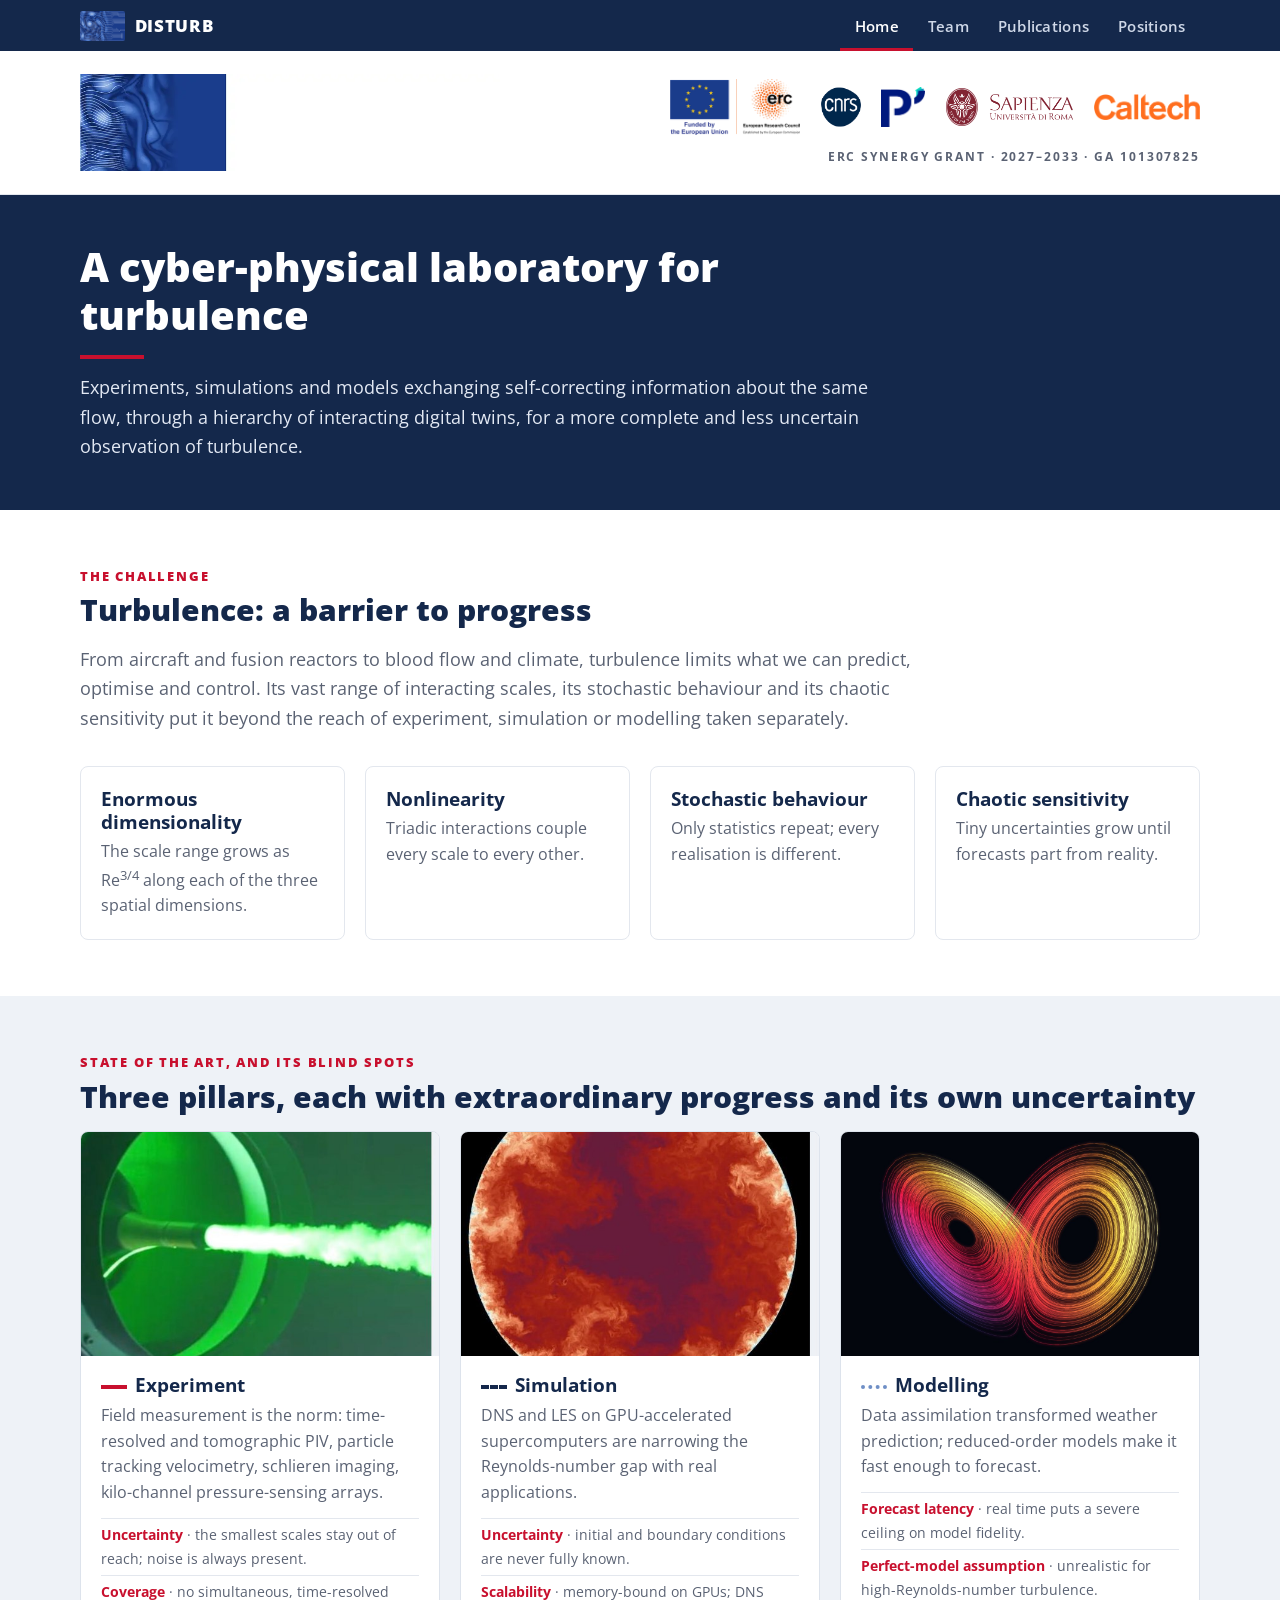
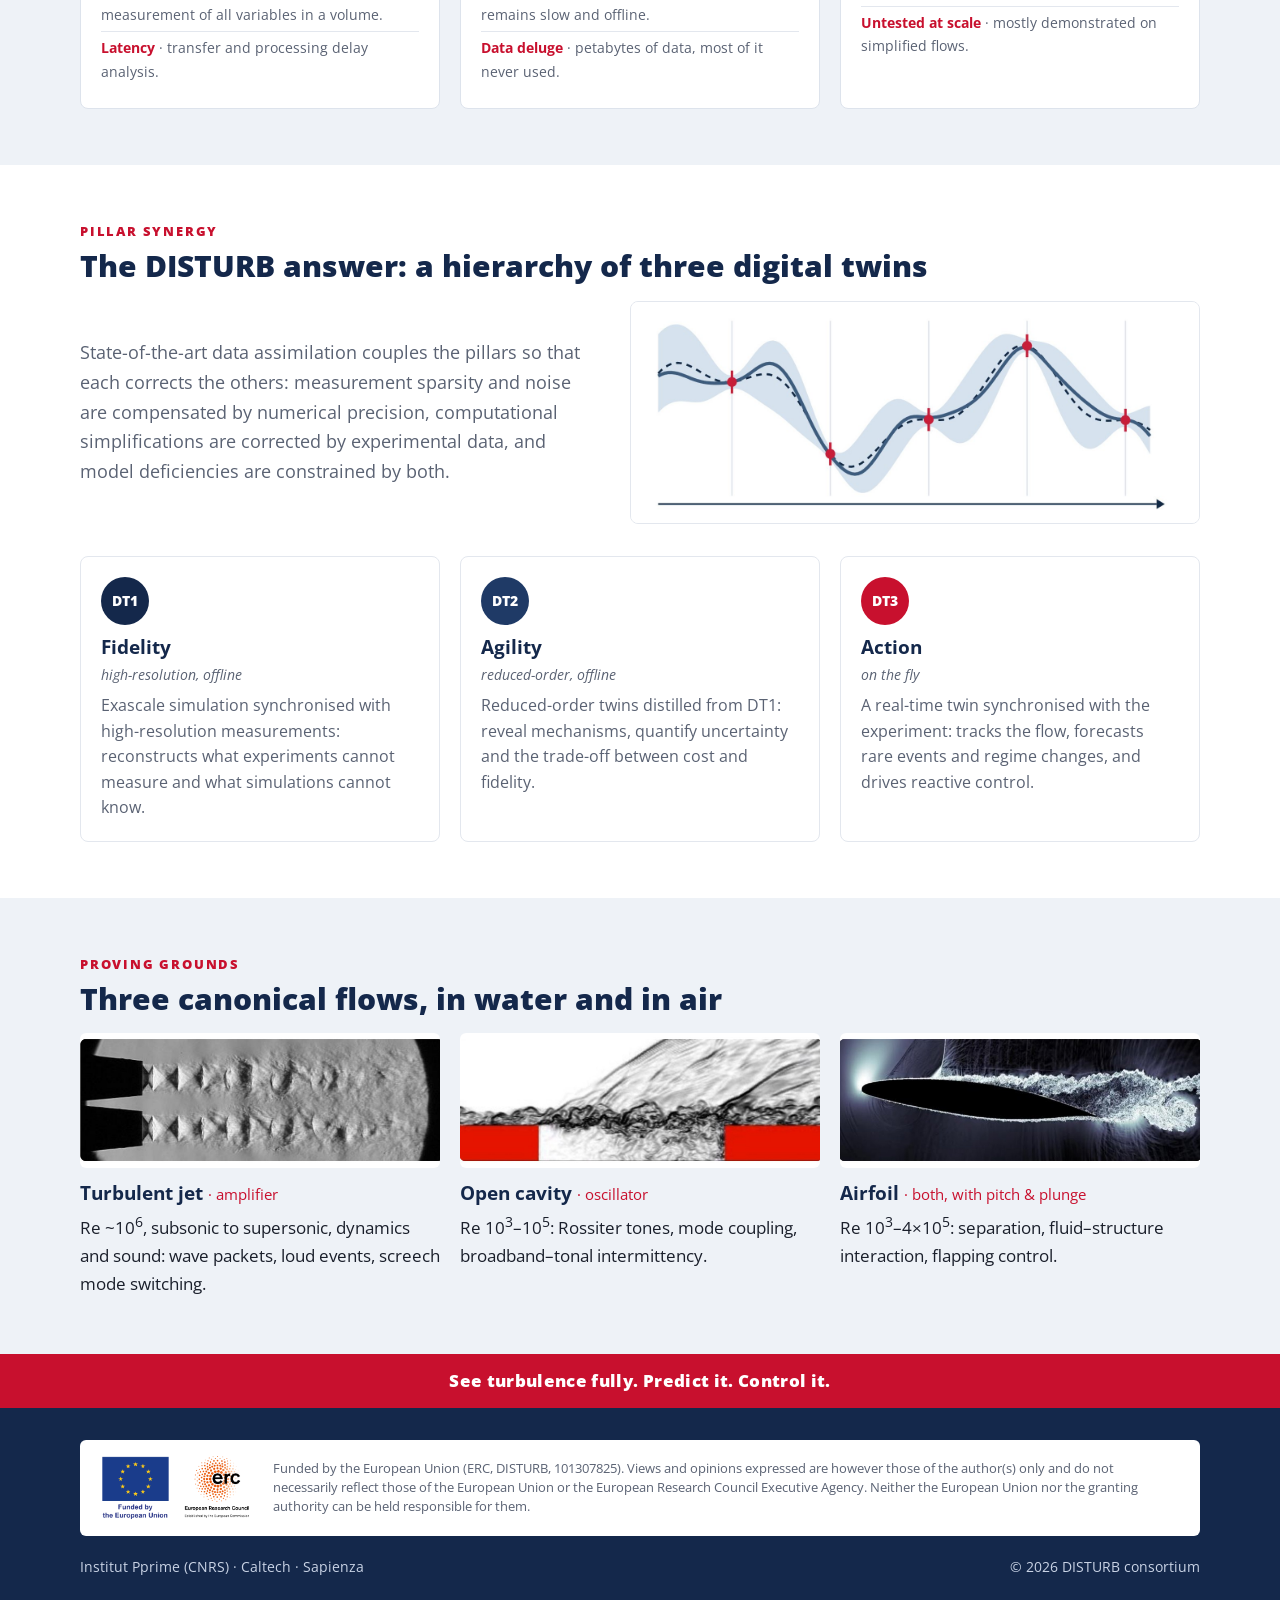
<file: docs/index.html>
<!DOCTYPE html>
<html lang="en">
<head>
<meta charset="utf-8">
<meta name="viewport" content="width=device-width, initial-scale=1">
<title>DISTURB · Digital Simulation Twins for Turbulence</title>
<meta name="description" content="Experiments, simulations and models exchanging self-correcting information about the same flow, through a hierarchy of interacting digital twins, for a more complete and less uncertain observation of turbulence.">
<meta property="og:title" content="DISTURB · Digital Simulation Twins for Turbulence">
<meta property="og:description" content="Experiments, simulations and models exchanging self-correcting information about the same flow, through a hierarchy of interacting digital twins, for a more complete and less uncertain observation of turbulence.">
<meta property="og:image" content="images/logo_lockup.png">
<link rel="icon" href="images/favicon.png">
<link rel="preconnect" href="https://fonts.googleapis.com">
<link rel="preconnect" href="https://fonts.gstatic.com" crossorigin>
<link href="https://fonts.googleapis.com/css2?family=Open+Sans:ital,wght@0,400;0,600;0,700;0,800;1,400&display=swap" rel="stylesheet">
<link rel="stylesheet" href="style.css?v=cf723e0b">
</head>
<body>
<nav class="site"><div class="container"><a class="nav-brand" href="index.html"><img src="images/logo_mark.png" alt="">DISTURB</a><ul><li><a class="lnk active" href="index.html">Home</a></li><li><a class="lnk" href="team.html">Team</a></li><li><a class="lnk" href="publications.html">Publications</a></li><li><a class="lnk" href="positions.html">Positions</a></li></ul></div></nav>
<main>

<section class="hero"><div class="container">
  <picture class="hero-logo">
    <source srcset="images/logo_lockup.png" media="(prefers-reduced-motion: reduce)">
    <img src="images/logo_anim.webp" width="824" height="191" alt="DISTURB — Digital Simulation Twins for Turbulence">
  </picture>
  <div class="hero-meta">
    <div class="partners"><a href="https://erc.europa.eu/" title="Funded by the European Union — European Research Council"><img class="eu" src="images/logo_eu_erc.png" alt="Funded by the European Union — European Research Council" height="56"></a><a href="https://www.cnrs.fr/" title="CNRS"><img class="sq" src="images/logo_cnrs.png" alt="CNRS" height="40"></a><a href="https://pprime.fr/" title="Institut Pprime"><img class="sq" src="images/logo_pprime.png" alt="Institut Pprime" height="40"></a><a href="https://www.uniroma1.it/" title="Sapienza Università di Roma"><img class="" src="images/logo_sapienza.png" alt="Sapienza Università di Roma" height="38"></a><a href="https://www.caltech.edu/" title="Caltech"><img class="ct" src="images/logo_caltech.png" alt="Caltech" height="26"></a></div>
    <div class="grant">ERC Synergy Grant · 2027–2033 · GA 101307825</div>
  </div>
</div></section>
<section class="intro"><div class="container">
  <h1>A cyber-physical laboratory for turbulence</h1>
  <p>Experiments, simulations and models exchanging self-correcting information about the same flow, through a hierarchy of interacting digital twins, for a more complete and less uncertain observation of turbulence.</p>
</div></section>
<section class="section"><div class="container">
  <div class="kicker">The challenge</div>
  <h2>Turbulence: a barrier to progress</h2>
  <p class="lead" style="margin-bottom:2rem">From aircraft and fusion reactors to blood flow and climate, turbulence limits what we can predict, optimise and control. Its vast range of interacting scales, its stochastic behaviour and its chaotic sensitivity put it beyond the reach of experiment, simulation or modelling taken separately.</p><div class="grid g4"><div class="card"><h3>Enormous dimensionality</h3><p>The scale range grows as Re<sup>3/4</sup> along each of the three spatial dimensions.</p></div><div class="card"><h3>Nonlinearity</h3><p>Triadic interactions couple every scale to every other.</p></div><div class="card"><h3>Stochastic behaviour</h3><p>Only statistics repeat; every realisation is different.</p></div><div class="card"><h3>Chaotic sensitivity</h3><p>Tiny uncertainties grow until forecasts part from reality.</p></div></div>
</div></section>
<section class="section alt"><div class="container">
  <div class="kicker">State of the art, and its blind spots</div>
  <h2>Three pillars, each with extraordinary progress and its own uncertainty</h2>
  <div class="grid g3"><div class="card pillar solid"><img src="images/exp.jpg" alt="Experiment" loading="lazy"><div class="body"><h3>Experiment</h3><p>Field measurement is the norm: time-resolved and tomographic PIV, particle tracking velocimetry, schlieren imaging, kilo-channel pressure-sensing arrays.</p><ul class="limits"><li><b>Uncertainty</b> · the smallest scales stay out of reach; noise is always present.</li><li><b>Coverage</b> · no simultaneous, time-resolved measurement of all variables in a volume.</li><li><b>Latency</b> · transfer and processing delay analysis.</li></ul></div></div><div class="card pillar dashed"><img src="images/sim.jpg" alt="Simulation" loading="lazy"><div class="body"><h3>Simulation</h3><p>DNS and LES on GPU-accelerated supercomputers are narrowing the Reynolds-number gap with real applications.</p><ul class="limits"><li><b>Uncertainty</b> · initial and boundary conditions are never fully known.</li><li><b>Scalability</b> · memory-bound on GPUs; DNS remains slow and offline.</li><li><b>Data deluge</b> · petabytes of data, most of it never used.</li></ul></div></div><div class="card pillar dotted"><img src="images/model.jpg" alt="Modelling" loading="lazy"><div class="body"><h3>Modelling</h3><p>Data assimilation transformed weather prediction; reduced-order models make it fast enough to forecast.</p><ul class="limits"><li><b>Forecast latency</b> · real time puts a severe ceiling on model fidelity.</li><li><b>Perfect-model assumption</b> · unrealistic for high-Reynolds-number turbulence.</li><li><b>Untested at scale</b> · mostly demonstrated on simplified flows.</li></ul></div></div></div>
</div></section>
<section class="section"><div class="container">
  <div class="kicker">Pillar synergy</div>
  <h2>The DISTURB answer: a hierarchy of three digital twins</h2>
  <div class="synergy"><p class="lead">State-of-the-art data assimilation couples the pillars so that each corrects the others: measurement sparsity and noise are compensated by numerical precision, computational simplifications are corrected by experimental data, and model deficiencies are constrained by both.</p><img src="images/dt.jpg" alt="Data assimilation: twin estimate tracking the true flow, with uncertainty shrinking at assimilated measurements"></div><div class="grid g3"><div class="card twin"><div class="twin-badge">DT1</div><h3>Fidelity</h3><div class="mode">high-resolution, offline</div><p>Exascale simulation synchronised with high-resolution measurements: reconstructs what experiments cannot measure and what simulations cannot know.</p></div><div class="card twin"><div class="twin-badge">DT2</div><h3>Agility</h3><div class="mode">reduced-order, offline</div><p>Reduced-order twins distilled from DT1: reveal mechanisms, quantify uncertainty and the trade-off between cost and fidelity.</p></div><div class="card twin"><div class="twin-badge">DT3</div><h3>Action</h3><div class="mode">on the fly</div><p>A real-time twin synchronised with the experiment: tracks the flow, forecasts rare events and regime changes, and drives reactive control.</p></div></div>
</div></section>
<section class="section alt"><div class="container">
  <div class="kicker">Proving grounds</div>
  <h2>Three canonical flows, in water and in air</h2>
  <div class="grid g3"><div class="flow"><img src="images/jet.jpg" alt="Turbulent jet" loading="lazy"><h3>Turbulent jet <span>· amplifier</span></h3><p>Re ~10<sup>6</sup>, subsonic to supersonic, dynamics and sound: wave packets, loud events, screech mode switching.</p></div><div class="flow"><img src="images/cavity.jpg" alt="Open cavity" loading="lazy"><h3>Open cavity <span>· oscillator</span></h3><p>Re 10<sup>3</sup>–10<sup>5</sup>: Rossiter tones, mode coupling, broadband–tonal intermittency.</p></div><div class="flow"><img src="images/airfoil.jpg" alt="Airfoil" loading="lazy"><h3>Airfoil <span>· both, with pitch &amp; plunge</span></h3><p>Re 10<sup>3</sup>–4×10<sup>5</sup>: separation, fluid–structure interaction, flapping control.</p></div></div>
</div></section>
</main>

<div class="motto-bar">See turbulence fully. Predict it. Control it.</div>
<footer class="site"><div class="container">
  <div class="funding">
    <img src="images/eu_erc.png" alt="Funded by the European Union — European Research Council">
    <p>Funded by the European Union (ERC, DISTURB, 101307825). Views and opinions expressed are however those of the author(s) only and do not necessarily reflect those of the European Union or the European Research Council Executive Agency. Neither the European Union nor the granting authority can be held responsible for them.</p>
  </div>
  <div class="foot-row">
    <span>Institut Pprime (CNRS) · Caltech · Sapienza</span>
    <span>© 2026 DISTURB consortium</span>
  </div>
</div></footer>
</body>
</html>
</file>
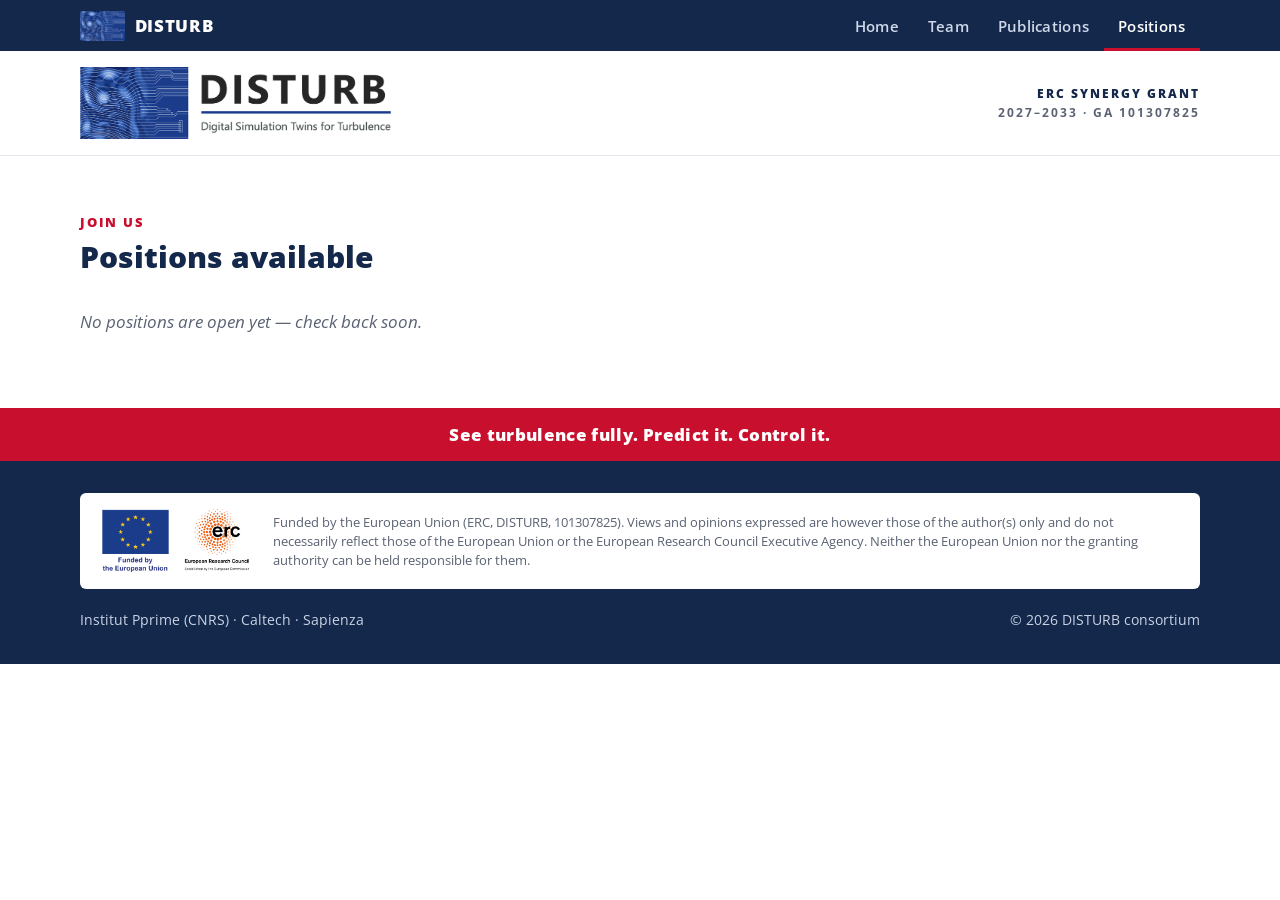
<file: docs/positions.html>
<!DOCTYPE html>
<html lang="en">
<head>
<meta charset="utf-8">
<meta name="viewport" content="width=device-width, initial-scale=1">
<title>Positions · DISTURB</title>
<meta name="description" content="Experiments, simulations and models exchanging self-correcting information about the same flow, through a hierarchy of interacting digital twins, for a more complete and less uncertain observation of turbulence.">
<meta property="og:title" content="Positions · DISTURB">
<meta property="og:description" content="Experiments, simulations and models exchanging self-correcting information about the same flow, through a hierarchy of interacting digital twins, for a more complete and less uncertain observation of turbulence.">
<meta property="og:image" content="images/logo_lockup.png">
<link rel="icon" href="images/favicon.png">
<link rel="preconnect" href="https://fonts.googleapis.com">
<link rel="preconnect" href="https://fonts.gstatic.com" crossorigin>
<link href="https://fonts.googleapis.com/css2?family=Open+Sans:ital,wght@0,400;0,600;0,700;0,800;1,400&display=swap" rel="stylesheet">
<link rel="stylesheet" href="style.css?v=cf723e0b">
</head>
<body>
<nav class="site"><div class="container"><a class="nav-brand" href="index.html"><img src="images/logo_mark.png" alt="">DISTURB</a><ul><li><a class="lnk" href="index.html">Home</a></li><li><a class="lnk" href="team.html">Team</a></li><li><a class="lnk" href="publications.html">Publications</a></li><li><a class="lnk active" href="positions.html">Positions</a></li></ul></div></nav>
<div class="brandbar"><div class="container">
  <a href="index.html"><img src="images/logo_lockup.png" alt="DISTURB — Digital Simulation Twins for Turbulence"></a>
  <div class="grant top"><b>ERC Synergy Grant</b><br>2027–2033 · GA 101307825</div>
</div></div>
<main>

<section class="section"><div class="container">
  <div class="kicker">Join us</div>
  <h2>Positions available</h2>
  <p class="empty-note">No positions are open yet — check back soon.</p>
</div></section>
</main>

<div class="motto-bar">See turbulence fully. Predict it. Control it.</div>
<footer class="site"><div class="container">
  <div class="funding">
    <img src="images/eu_erc.png" alt="Funded by the European Union — European Research Council">
    <p>Funded by the European Union (ERC, DISTURB, 101307825). Views and opinions expressed are however those of the author(s) only and do not necessarily reflect those of the European Union or the European Research Council Executive Agency. Neither the European Union nor the granting authority can be held responsible for them.</p>
  </div>
  <div class="foot-row">
    <span>Institut Pprime (CNRS) · Caltech · Sapienza</span>
    <span>© 2026 DISTURB consortium</span>
  </div>
</div></footer>
</body>
</html>
</file>
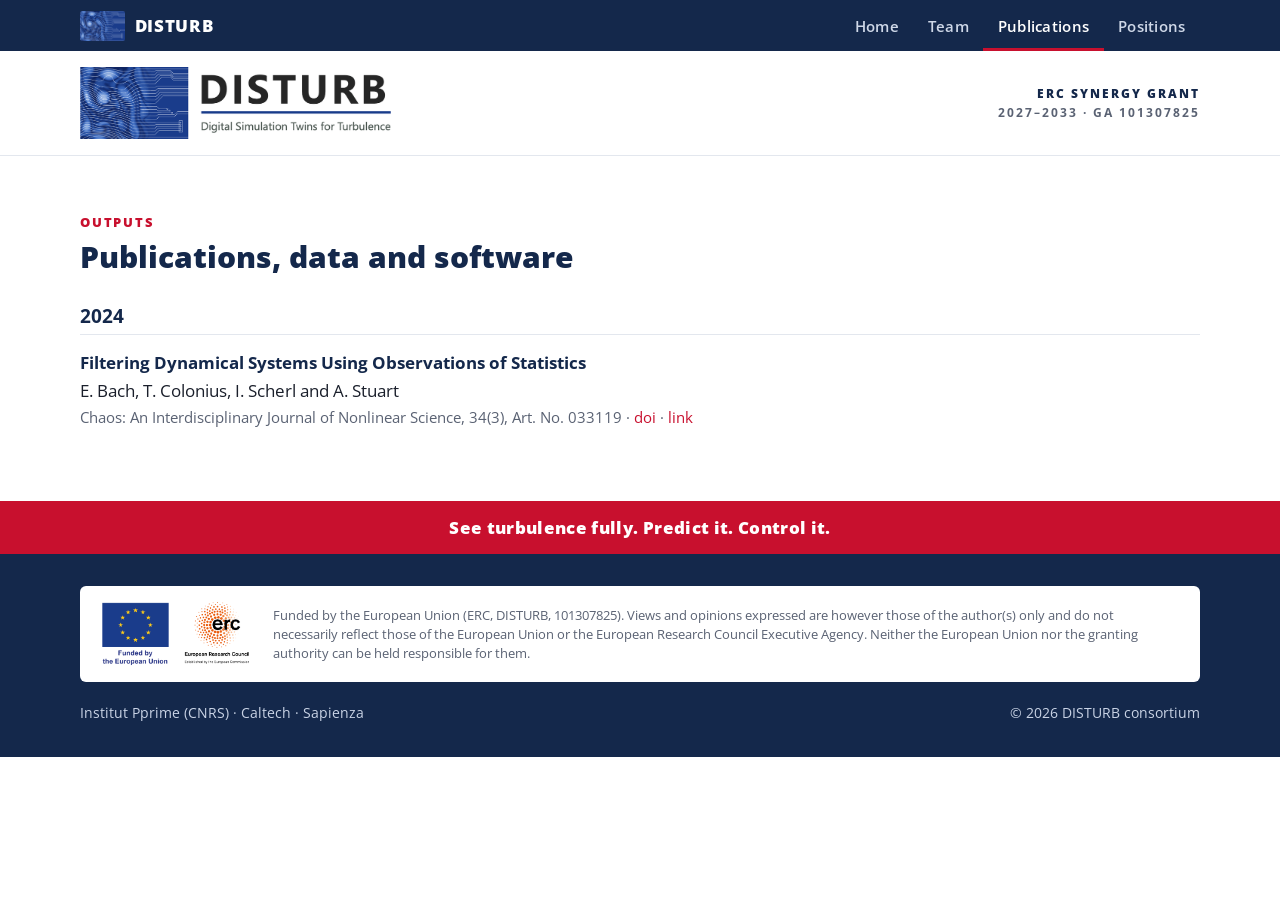
<file: docs/publications.html>
<!DOCTYPE html>
<html lang="en">
<head>
<meta charset="utf-8">
<meta name="viewport" content="width=device-width, initial-scale=1">
<title>Publications · DISTURB</title>
<meta name="description" content="Experiments, simulations and models exchanging self-correcting information about the same flow, through a hierarchy of interacting digital twins, for a more complete and less uncertain observation of turbulence.">
<meta property="og:title" content="Publications · DISTURB">
<meta property="og:description" content="Experiments, simulations and models exchanging self-correcting information about the same flow, through a hierarchy of interacting digital twins, for a more complete and less uncertain observation of turbulence.">
<meta property="og:image" content="images/logo_lockup.png">
<link rel="icon" href="images/favicon.png">
<link rel="preconnect" href="https://fonts.googleapis.com">
<link rel="preconnect" href="https://fonts.gstatic.com" crossorigin>
<link href="https://fonts.googleapis.com/css2?family=Open+Sans:ital,wght@0,400;0,600;0,700;0,800;1,400&display=swap" rel="stylesheet">
<link rel="stylesheet" href="style.css?v=cf723e0b">
</head>
<body>
<nav class="site"><div class="container"><a class="nav-brand" href="index.html"><img src="images/logo_mark.png" alt="">DISTURB</a><ul><li><a class="lnk" href="index.html">Home</a></li><li><a class="lnk" href="team.html">Team</a></li><li><a class="lnk active" href="publications.html">Publications</a></li><li><a class="lnk" href="positions.html">Positions</a></li></ul></div></nav>
<div class="brandbar"><div class="container">
  <a href="index.html"><img src="images/logo_lockup.png" alt="DISTURB — Digital Simulation Twins for Turbulence"></a>
  <div class="grant top"><b>ERC Synergy Grant</b><br>2027–2033 · GA 101307825</div>
</div></div>
<main>

<section class="section"><div class="container">
  <div class="kicker">Outputs</div>
  <h2>Publications, data and software</h2>
  <h3 style="margin-top:1.8rem">2024</h3><div class="pub"><div class="t">Filtering Dynamical Systems Using Observations of Statistics</div><div>E. Bach, T. Colonius, I. Scherl and A. Stuart</div><div class="m">Chaos: An Interdisciplinary Journal of Nonlinear Science, 34(3), Art. No. 033119 · <a href="https://doi.org/10.1063/5.0171827">doi</a> · <a href="https://authors.library.caltech.edu/records/ce1pw-npb18">link</a></div></div>
</div></section>
</main>

<div class="motto-bar">See turbulence fully. Predict it. Control it.</div>
<footer class="site"><div class="container">
  <div class="funding">
    <img src="images/eu_erc.png" alt="Funded by the European Union — European Research Council">
    <p>Funded by the European Union (ERC, DISTURB, 101307825). Views and opinions expressed are however those of the author(s) only and do not necessarily reflect those of the European Union or the European Research Council Executive Agency. Neither the European Union nor the granting authority can be held responsible for them.</p>
  </div>
  <div class="foot-row">
    <span>Institut Pprime (CNRS) · Caltech · Sapienza</span>
    <span>© 2026 DISTURB consortium</span>
  </div>
</div></footer>
</body>
</html>
</file>
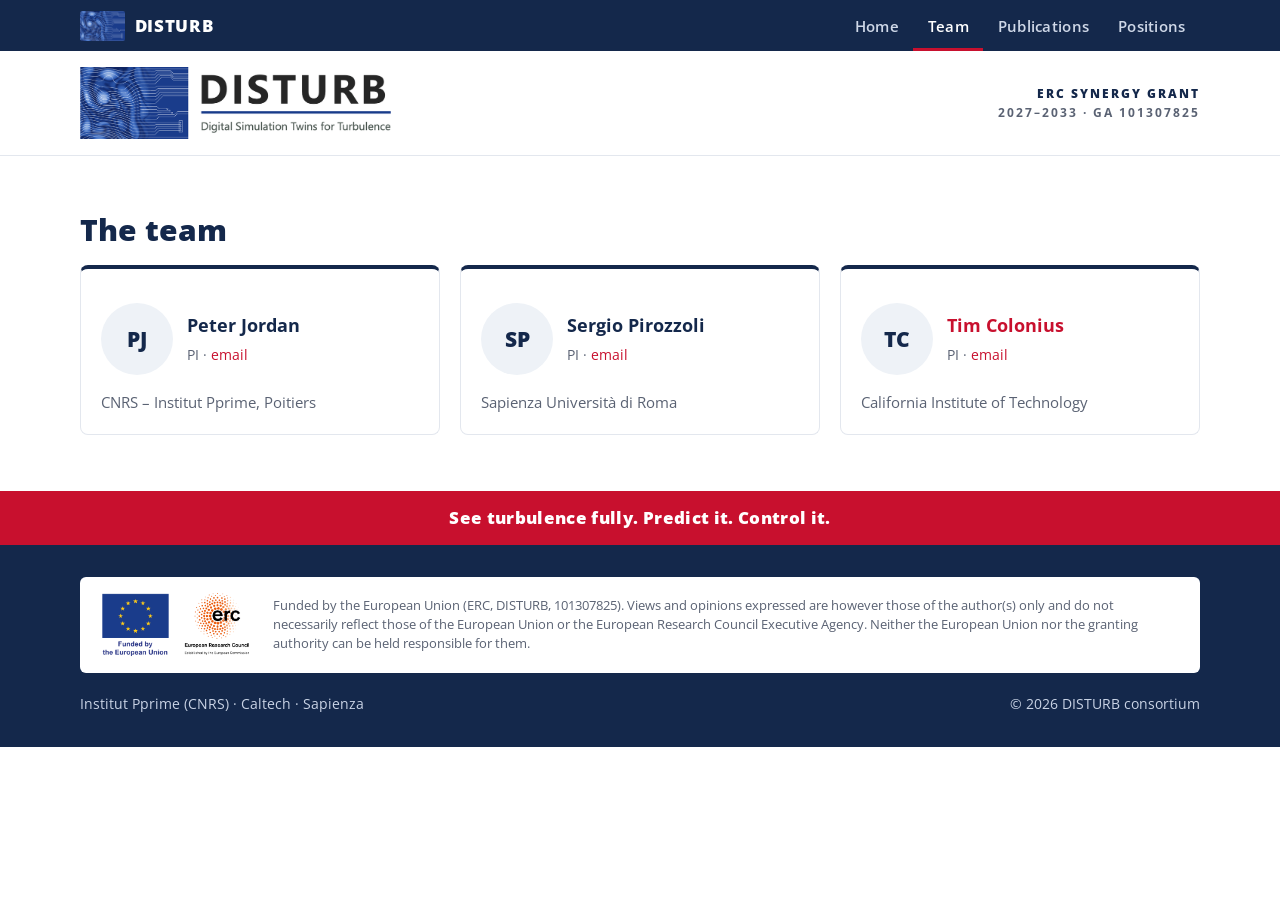
<file: docs/team.html>
<!DOCTYPE html>
<html lang="en">
<head>
<meta charset="utf-8">
<meta name="viewport" content="width=device-width, initial-scale=1">
<title>Team · DISTURB</title>
<meta name="description" content="Experiments, simulations and models exchanging self-correcting information about the same flow, through a hierarchy of interacting digital twins, for a more complete and less uncertain observation of turbulence.">
<meta property="og:title" content="Team · DISTURB">
<meta property="og:description" content="Experiments, simulations and models exchanging self-correcting information about the same flow, through a hierarchy of interacting digital twins, for a more complete and less uncertain observation of turbulence.">
<meta property="og:image" content="images/logo_lockup.png">
<link rel="icon" href="images/favicon.png">
<link rel="preconnect" href="https://fonts.googleapis.com">
<link rel="preconnect" href="https://fonts.gstatic.com" crossorigin>
<link href="https://fonts.googleapis.com/css2?family=Open+Sans:ital,wght@0,400;0,600;0,700;0,800;1,400&display=swap" rel="stylesheet">
<link rel="stylesheet" href="style.css?v=cf723e0b">
</head>
<body>
<nav class="site"><div class="container"><a class="nav-brand" href="index.html"><img src="images/logo_mark.png" alt="">DISTURB</a><ul><li><a class="lnk" href="index.html">Home</a></li><li><a class="lnk active" href="team.html">Team</a></li><li><a class="lnk" href="publications.html">Publications</a></li><li><a class="lnk" href="positions.html">Positions</a></li></ul></div></nav>
<div class="brandbar"><div class="container">
  <a href="index.html"><img src="images/logo_lockup.png" alt="DISTURB — Digital Simulation Twins for Turbulence"></a>
  <div class="grant top"><b>ERC Synergy Grant</b><br>2027–2033 · GA 101307825</div>
</div></div>
<main>

<section class="section"><div class="container">
  
  <h2>The team</h2>
  <div class="grid g3"><div class="card site-card"><div class="pi"><div class="ph empty">PJ</div><div><b>Peter Jordan</b><span>PI · <a href="mailto:peter.jordan@univ-poitiers.fr">email</a></span></div></div><div style="color:var(--muted);font-size:.92rem">CNRS – Institut Pprime, Poitiers</div></div><div class="card site-card"><div class="pi"><div class="ph empty">SP</div><div><b>Sergio Pirozzoli</b><span>PI · <a href="mailto:sergio.pirozzoli@uniroma1.it">email</a></span></div></div><div style="color:var(--muted);font-size:.92rem">Sapienza Università di Roma</div></div><div class="card site-card"><div class="pi"><div class="ph empty">TC</div><div><b><a href="http://colonius.caltech.edu">Tim Colonius</a></b><span>PI · <a href="mailto:colonius@caltech.edu">email</a></span></div></div><div style="color:var(--muted);font-size:.92rem">California Institute of Technology</div></div></div>
</div></section>
</main>

<div class="motto-bar">See turbulence fully. Predict it. Control it.</div>
<footer class="site"><div class="container">
  <div class="funding">
    <img src="images/eu_erc.png" alt="Funded by the European Union — European Research Council">
    <p>Funded by the European Union (ERC, DISTURB, 101307825). Views and opinions expressed are however those of the author(s) only and do not necessarily reflect those of the European Union or the European Research Council Executive Agency. Neither the European Union nor the granting authority can be held responsible for them.</p>
  </div>
  <div class="foot-row">
    <span>Institut Pprime (CNRS) · Caltech · Sapienza</span>
    <span>© 2026 DISTURB consortium</span>
  </div>
</div></footer>
</body>
</html>
</file>
<file: docs/style.css>
:root {
  --navy: #14284b; --navy-2: #1f3a66; --red: #c8102e; --blue: #6f8fc6;
  --ink: #1a1f2b; --muted: #5a6273; --line: #e3e7ee; --panel: #eef2f7; --bg: #ffffff;
}
*, *::before, *::after { box-sizing: border-box; margin: 0; padding: 0; }
html { scroll-behavior: smooth; }
body {
  font-family: "Open Sans", -apple-system, BlinkMacSystemFont, "Segoe UI", Roboto, Arial, sans-serif;
  font-size: 17px; line-height: 1.65; color: var(--ink); background: var(--bg);
}
a { color: var(--red); text-decoration: none; }
a:hover { text-decoration: underline; }
img { max-width: 100%; height: auto; display: block; }
.container { max-width: 1160px; margin: 0 auto; padding: 0 1.25rem; }
.section { padding: 3.5rem 0; }
.section.alt { background: var(--panel); }
.kicker {
  color: var(--red); font-weight: 800; font-size: .8rem;
  letter-spacing: .14em; text-transform: uppercase; margin-bottom: .35rem;
}
h1, h2, h3 { color: var(--navy); line-height: 1.2; }
h2 { font-size: 1.9rem; font-weight: 800; margin-bottom: 1rem; }
h3 { font-size: 1.2rem; font-weight: 700; margin-bottom: .4rem; }
.lead { font-size: 1.12rem; color: var(--muted); max-width: 52rem; }

/* nav (all pages) */
nav.site { background: var(--navy); position: sticky; top: 0; z-index: 50; }
nav.site .container { display: flex; align-items: center; gap: 1rem; }
.nav-brand { display: flex; align-items: center; gap: .6rem; color: #fff; font-weight: 800;
  letter-spacing: .04em; font-size: 1.05rem; padding: .45rem 0; flex-shrink: 0; }
.nav-brand:hover { text-decoration: none; }
.nav-brand img { height: 30px; width: auto; border-radius: 2px; }
nav.site ul { list-style: none; display: flex; margin-left: auto; }
nav.site a.lnk { display: block; color: #cfd8e8; padding: .85rem .9rem; font-size: .92rem; font-weight: 600; letter-spacing: .02em; }
nav.site a.lnk:hover { color: #fff; text-decoration: none; }
nav.site a.lnk.active { color: #fff; box-shadow: inset 0 -3px 0 var(--red); }

/* brand strip (inner pages) */
.brandbar { background: #fff; border-bottom: 1px solid var(--line); }
.brandbar .container { display: flex; align-items: center; gap: 1.5rem; padding-top: 1rem; padding-bottom: 1rem; }
.brandbar img { height: 72px; width: auto; }
.grant { margin-left: auto; text-align: right; font-size: .78rem; font-weight: 700;
  letter-spacing: .16em; text-transform: uppercase; color: var(--muted); line-height: 1.6; }
.grant b { color: var(--navy); font-weight: 800; }

/* home hero: the animated logo */
.hero { background: #fff; border-bottom: 1px solid var(--line); }
.hero .container { display: flex; align-items: center; gap: 1.5rem 2.5rem; flex-wrap: wrap;
  padding-top: 1.4rem; padding-bottom: 1.4rem; }
.hero-logo { width: min(100%, 420px); flex-shrink: 0; }
.hero-logo img { width: 100%; height: auto; }
.hero-meta { margin-left: auto; text-align: right; }
.partners { display: flex; align-items: center; justify-content: flex-end; flex-wrap: wrap; gap: .8rem 1.3rem; }
.partners img { height: 38px; width: auto; }
.partners img.eu { height: 56px; }
.partners img.sq { height: 40px; }
.partners img.ct { height: 26px; }
.hero-meta .motto { color: var(--red); font-weight: 800; font-size: 1.05rem; line-height: 1.3; margin-top: .9rem; }
.hero-meta .grant { font-size: .74rem; margin: .8rem 0 0; text-align: inherit; }
@media (max-width: 1100px) { .hero-meta { margin-left: 0; text-align: left; } .partners { justify-content: flex-start; } }
.intro { background: var(--navy); color: #e3e9f4; }
.intro .container { padding-top: 3rem; padding-bottom: 3rem; }
.intro h1 { color: #fff; font-size: clamp(1.7rem, 3.6vw, 2.5rem); font-weight: 800; max-width: 46rem; }
.intro p { font-size: 1.12rem; max-width: 50rem; margin-top: .9rem; }
.intro h1::after { content: ""; display: block; width: 4rem; height: 4px; background: var(--red); margin-top: 1rem; }

/* grids & cards */
.grid { display: grid; gap: 1.25rem; }
.g2 { grid-template-columns: repeat(2, 1fr); }
.g3 { grid-template-columns: repeat(3, 1fr); }
.g4 { grid-template-columns: repeat(4, 1fr); }
.card { background: #fff; border: 1px solid var(--line); border-radius: 8px; padding: 1.25rem; }
.alt .card { border-color: #dde3ec; }
.card p { color: var(--muted); font-size: .97rem; }
.pillar { display: flex; flex-direction: column; overflow: hidden; padding: 0; }
.pillar img { aspect-ratio: 16/10; object-fit: cover; width: 100%; background: #000; }
.pillar .body { padding: 1.1rem 1.25rem 1.3rem; }
.pillar h3::before { content: ""; display: inline-block; width: 1.6rem; margin-right: .5rem; vertical-align: middle;
  border-top: 4px solid var(--red); }
.pillar.dashed h3::before { border-top: 4px dashed var(--navy); }
.pillar.dotted h3::before { border-top: 4px dotted var(--blue); }
.limits { list-style: none; margin-top: .8rem; font-size: .9rem; color: var(--muted); }
.limits li { padding: .25rem 0; border-top: 1px solid var(--line); }
.limits b { color: var(--red); font-weight: 700; }
.twin-badge { display: inline-flex; align-items: center; justify-content: center; width: 3rem; height: 3rem;
  border-radius: 50%; background: var(--navy); color: #fff; font-weight: 800; font-size: .9rem; margin-bottom: .6rem; }
.twin:nth-child(2) .twin-badge { background: var(--navy-2); }
.twin:nth-child(3) .twin-badge { background: var(--red); }
.twin .mode { font-size: .85rem; color: var(--muted); font-style: italic; margin-bottom: .4rem; }
.synergy { display: grid; grid-template-columns: 1fr 1.1fr; gap: 2rem; align-items: center; margin-bottom: 2rem; }
.synergy img { border-radius: 8px; border: 1px solid var(--line); background: #fff; }
.flow img { border-radius: 6px; aspect-ratio: 8/3; object-fit: cover; width: 100%; margin-bottom: .8rem; }
.flow h3 span { color: var(--red); font-weight: 400; font-size: .95rem; }
.questions { list-style: none; counter-reset: q; }
.questions li { counter-increment: q; padding: .7rem 0 .7rem 2.6rem; position: relative; border-top: 1px solid var(--line); font-size: 1.05rem; }
.questions li::before { content: counter(q, lower-roman); position: absolute; left: 0; top: .65rem;
  color: var(--red); font-weight: 800; font-style: italic; }
.phases { display: grid; grid-template-columns: 22fr 27fr 24fr; gap: 4px; margin: 1rem 0 1.25rem; }
.phases div { color: #fff; padding: .55rem .8rem; font-size: .9rem; font-weight: 700; border-radius: 3px; }
.phases div:nth-child(1) { background: var(--blue); }
.phases div:nth-child(2) { background: var(--navy-2); }
.phases div:nth-child(3) { background: var(--red); }
.phases span { font-weight: 400; opacity: .9; }
table.wp { width: 100%; border-collapse: collapse; font-size: .97rem; }
table.wp td { padding: .5rem .4rem; border-top: 1px solid var(--line); vertical-align: top; }
table.wp td:first-child { font-weight: 800; color: var(--navy); width: 4rem; }
table.wp td:last-child { color: var(--muted); text-align: right; white-space: nowrap; }
.btn { display: inline-block; background: var(--red); color: #fff; padding: .6rem 1.1rem; border-radius: 4px; font-weight: 700; }
.btn:hover { text-decoration: none; background: #a50d26; }
.btn.ghost { background: transparent; color: var(--navy); border: 2px solid var(--navy); }

/* team */
.site-card { border-top: 4px solid var(--navy); }
.pi { display: flex; gap: .9rem; align-items: center; margin: .9rem 0; }
.pi .ph { width: 72px; height: 72px; border-radius: 50%; object-fit: cover; flex-shrink: 0; }
.pi .ph.empty { background: var(--panel); display: flex; align-items: center; justify-content: center;
  color: var(--navy); font-weight: 800; font-size: 1.3rem; }
.pi b { display: block; font-size: 1.1rem; color: var(--navy); }
.pi span { font-size: .85rem; color: var(--muted); }
.members { list-style: none; font-size: .95rem; }
.members li { padding: .3rem 0; border-top: 1px solid var(--line); }
.members li span { color: var(--muted); font-size: .88rem; }
.people { list-style: none; margin-top: 2.5rem; display: grid; grid-template-columns: repeat(3, 1fr); gap: 0 1.25rem; }
.people li { padding: .7rem 0; border-top: 1px solid var(--line); }
.people b { display: block; color: var(--navy); font-weight: 700; }
.people span { color: var(--muted); font-size: .9rem; }
@media (max-width: 900px) { .people { grid-template-columns: 1fr 1fr; } }
@media (max-width: 640px) { .people { grid-template-columns: 1fr; } }

/* news & pubs */
.news-item { display: grid; grid-template-columns: 7rem 1fr; gap: 1rem; padding: 1.2rem 0; border-top: 1px solid var(--line); }
.news-item time { color: var(--red); font-weight: 700; font-size: .9rem; }
.pub { padding: .9rem 0; border-top: 1px solid var(--line); }
.pub .t { font-weight: 700; color: var(--navy); }
.pub .m { color: var(--muted); font-size: .95rem; }
.empty-note { color: var(--muted); font-style: italic; padding: 1rem 0; }

/* footer */
footer.site { background: var(--navy); color: #c9d3e5; font-size: .85rem; margin-top: 0; }
footer.site .container { padding-top: 2rem; padding-bottom: 2rem; }
.funding { display: grid; grid-template-columns: auto 1fr; gap: 1.5rem; align-items: center;
  background: #fff; color: var(--muted); border-radius: 6px; padding: 1rem 1.25rem; }
.funding img { height: 64px; width: auto; }
.funding p { font-size: .8rem; line-height: 1.5; }
.foot-row { display: flex; flex-wrap: wrap; justify-content: space-between; gap: 1rem; margin-top: 1.25rem; }
footer.site a { color: #fff; }
.motto-bar { background: var(--red); color: #fff; text-align: center; font-weight: 800; padding: .8rem; letter-spacing: .02em; }

@media (max-width: 900px) {
  .g3, .g4 { grid-template-columns: 1fr 1fr; }
  .synergy { grid-template-columns: 1fr; }
}
@media (max-width: 640px) {
  body { font-size: 16px; }
  .g2, .g3, .g4 { grid-template-columns: 1fr; }
  }
</file>
